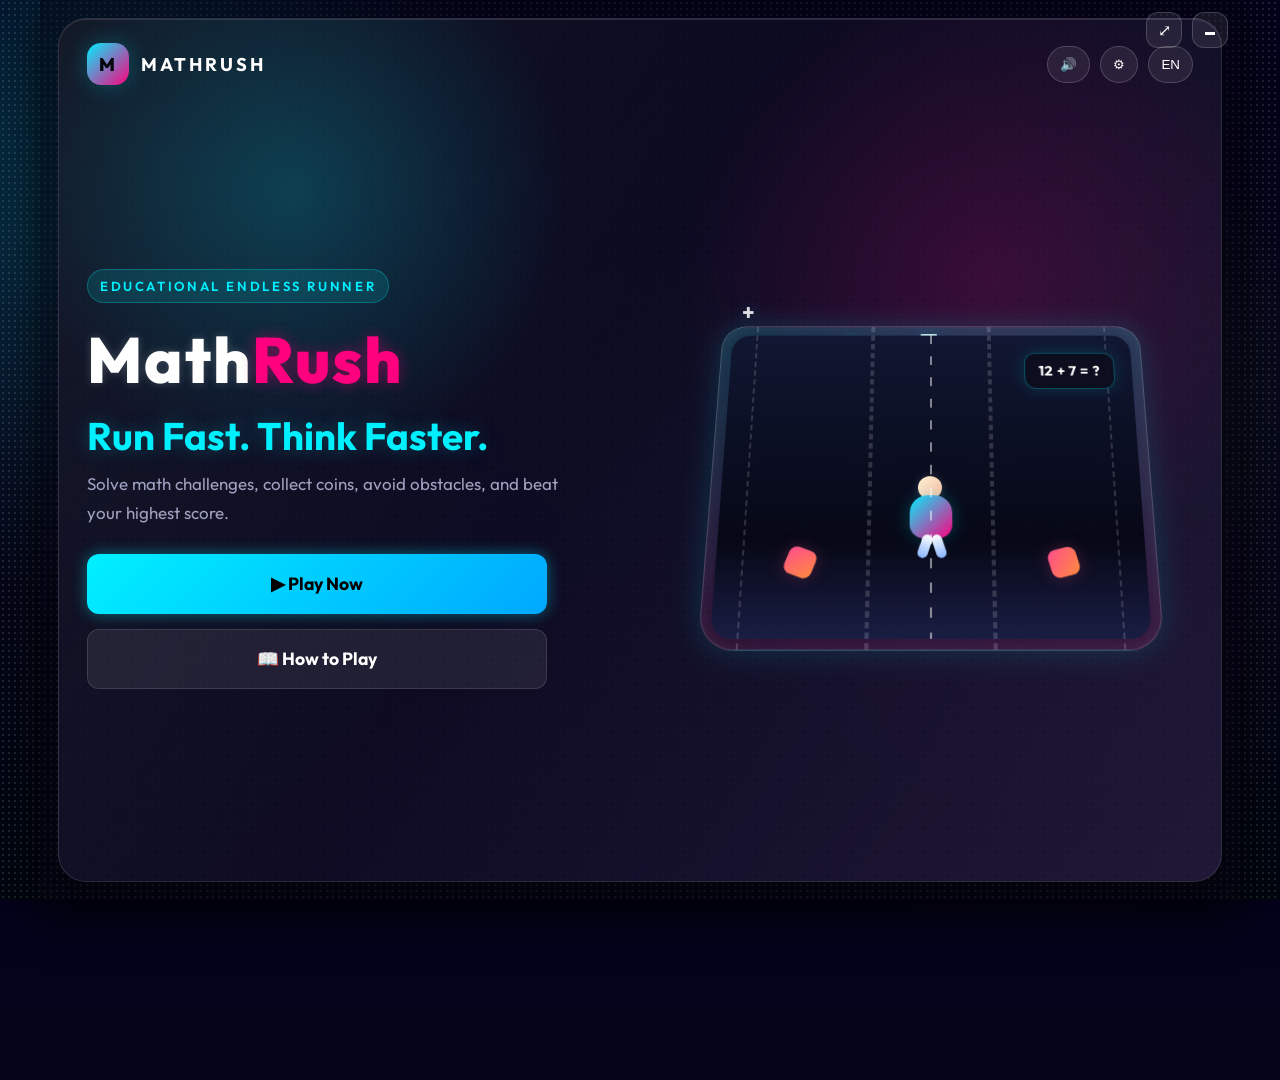
<file: index.html>
<!DOCTYPE html>
<html lang="en">
<head>
  <meta charset="UTF-8">
  <meta name="viewport" content="width=device-width, initial-scale=1.0">
  <title>MathRush - Educational Endless Runner</title>
  <!-- Modern clean typography from Google Fonts -->
  <link rel="preconnect" href="https://fonts.googleapis.com">
  <link rel="preconnect" href="https://fonts.gstatic.com" crossorigin>
  <link href="https://fonts.googleapis.com/css2?family=Outfit:wght@300;400;600;800&display=swap" rel="stylesheet">
  <link rel="icon" href="data:image/svg+xml,%3Csvg xmlns='http://www.w3.org/2000/svg' viewBox='0 0 100 100'%3E%3Ccircle cx='50' cy='50' r='45' fill='%2300f0ff'/%3E%3Ctext x='50' y='62' text-anchor='middle' font-size='60' fill='white' font-family='Outfit, sans-serif'%3EM%3C/text%3E%3C/svg%3E" type="image/svg+xml">
  <link rel="stylesheet" href="style.css">
</head>
<body>
  <!-- Main Game Container -->
  <div id="game-container">
    <div class="app-controls">
      <button id="btn-toggle-fullscreen" class="app-control-btn" title="Enter fullscreen">⤢</button>
      <button id="btn-minimize-screen" class="app-control-btn" title="Minimize screen">🗕</button>
    </div>
    
    <!-- Screen 1: Landing Page -->
    <div id="screen-landing" class="game-screen active">
      <div class="landing-shell">
        <header class="landing-nav">
          <div class="brand">
            <div class="brand-mark">M</div>
            <span>MathRush</span>
          </div>
          <div class="landing-actions">
            <button id="btn-toggle-sound" class="icon-pill" type="button" title="Sound on">🔊</button>
            <button class="icon-pill" type="button" title="Settings">⚙</button>
            <button class="icon-pill" type="button" title="Language">EN</button>
          </div>
        </header>

        <main class="hero-grid">
          <section class="hero-copy">
            <p class="eyebrow">Educational endless runner</p>
            <h1 class="game-title">Math<span class="highlight">Rush</span></h1>
            <p class="hero-tagline">Run Fast. Think Faster.</p>
            <p class="hero-description">
              Solve math challenges, collect coins, avoid obstacles, and beat your highest score.
            </p>
            <div class="menu-buttons hero-buttons">
              <button id="btn-landing-enter" class="btn btn-primary">▶ Play Now</button>
              <button id="btn-landing-instructions" class="btn btn-secondary">📖 How to Play</button>
            </div>
          </section>

          <section class="hero-art" aria-label="MathRush game preview">
            <div class="scene-glow"></div>
            <div class="symbol symbol-plus">+</div>
            <div class="symbol symbol-minus">−</div>
            <div class="symbol symbol-multiply">×</div>
            <div class="symbol symbol-divide">÷</div>
            <div class="symbol symbol-root">√</div>
            <div class="symbol symbol-pi">π</div>
            <div class="particle particle-1"></div>
            <div class="particle particle-2"></div>
            <div class="particle particle-3"></div>
            <div class="coin coin-1">◉</div>
            <div class="coin coin-2">◉</div>
            <div class="coin coin-3">◉</div>

            <div class="road">
              <div class="lane lane-left"></div>
              <div class="lane lane-center"></div>
              <div class="lane lane-right"></div>

              <div class="runner">
                <div class="runner-head"></div>
                <div class="runner-body"></div>
                <div class="runner-leg runner-leg-left"></div>
                <div class="runner-leg runner-leg-right"></div>
              </div>

              <div class="question-popup">12 + 7 = ?</div>
              <div class="obstacle obstacle-1"></div>
              <div class="obstacle obstacle-2"></div>
            </div>
          </section>
        </main>
      </div>
    </div>

    <!-- Screen 2: Main Menu -->
    <div id="screen-main-menu" class="game-screen">
      <div class="menu-box">
        <h1 class="game-title">Math<span class="highlight">Rush</span></h1>
        
        <div class="narrator-container">
          <p id="narrator-text" class="narrator-text">
            Welcome to MathRush! Run, solve, and challenge your mathematical abilities. Complete levels, earn points, and become a MathRush champion.
          </p>
        </div>
        
        <!-- Level Selector: quick choose which level to start -->
        <div class="level-selector">
          <label class="level-label">Start Level:</label>
          <div class="level-options">
            <button class="level-btn active" data-level="1">Level 1</button>
            <button class="level-btn" data-level="2">Level 2</button>
            <button class="level-btn" data-level="3">Level 3</button>
          </div>
        </div>
        
        <div class="menu-buttons">
          <button id="btn-play" class="btn btn-primary">Play Game</button>
          <button id="btn-instructions" class="btn btn-secondary">Instructions</button>
          <button id="btn-leaderboard" class="btn btn-secondary">Leaderboard</button>
          <button id="btn-exit" class="btn btn-danger">Exit</button>
        </div>
      </div>
    </div>

    <!-- Screen 2: Instructions -->
    <div id="screen-instructions" class="game-screen">
      <div class="menu-box text-left">
        <h2>HOW TO PLAY</h2>
        
        <div class="instructions-content">
          <div class="instruction-group">
            <h3>🏃 Movement & Controls</h3>
            <ul>
              <li><strong>Left Arrow:</strong> Switch to the left lane</li>
              <li><strong>Right Arrow:</strong> Switch to the right lane</li>
              <li><strong>Up Arrow:</strong> Jump (for obstacle-dodging feel)</li>
            </ul>
          </div>
          
          <div class="instruction-group">
            <h3>✏️ Solving Math Questions</h3>
            <ul>
              <li>Every few seconds, a math question popup appears with 3 options.</li>
              <li>Press **1, 2, or 3** on your keyboard, or **click/tap** the answers.</li>
              <li>Solve questions correctly to keep your runner's speed high.</li>
              <li>Wrong answers cause you to slow down temporarily and lose a life.</li>
            </ul>
          </div>
          
          <div class="instruction-group">
            <h3>🏆 Scoring & Levels</h3>
            <ul>
              <li><strong>Correct Answer:</strong> +10 points (Level 3 awards +20 points!)</li>
              <li><strong>Fast Answer (under 3s):</strong> +5 points speed bonus</li>
              <li><strong>Level Completion:</strong> +50 points bonus</li>
              <li>Answer <strong>10 questions correctly</strong> to complete a level.</li>
              <li>You have <strong>3 attempts (lives)</strong> per level to complete it.</li>
            </ul>
          </div>
        </div>
        
        <div class="menu-buttons flex-row">
          <button id="btn-back-to-menu-from-inst" class="btn btn-secondary">Back to Menu</button>
          <button id="btn-start-game" class="btn btn-primary">Start Game</button>
        </div>
      </div>
    </div>

    <!-- Screen 3: Gameplay -->
    <div id="screen-gameplay" class="game-screen">
      <!-- HUD Overlay -->
      <div id="hud">
        <div class="hud-item">
          <span class="label">LEVEL</span>
          <span id="hud-level" class="value text-cyan">1</span>
        </div>
        <div class="hud-item">
          <span class="label">SCORE</span>
          <span id="hud-score" class="value text-green">0000</span>
        </div>
        <div class="hud-item">
          <span class="label">ACCURACY</span>
          <span id="hud-accuracy" class="value text-yellow">100%</span>
        </div>
        <div class="hud-item">
          <span class="label">LIVES</span>
          <span id="hud-lives" class="value text-red">❤️❤️❤️</span>
        </div>
        <div class="hud-item flex-grow">
          <span class="label">PROGRESS</span>
          <div class="progress-bar-outer">
            <div id="hud-progress-fill" class="progress-bar-inner"></div>
          </div>
          <span id="hud-progress-text" class="value mini">0/10</span>
        </div>
        <button id="btn-pause-game" class="hud-pause-btn">||</button>
      </div>

      <!-- Main Action Canvas -->
      <canvas id="game-canvas"></canvas>

      <!-- Question Panel (Pop-up inside gameplay) -->
      <div id="question-panel" class="question-panel hidden">
        <div class="timer-line">
          <div id="question-timer-fill" class="timer-fill"></div>
        </div>
        <div class="question-header">MATH CHALLENGE!</div>
        <div id="question-text" class="question-text">12 + 7 = ?</div>
        <div class="question-options">
          <button id="option-a" class="opt-btn" data-index="0">
            <span class="key-hint">1</span> <span class="opt-text" id="opt-a-text">17</span>
          </button>
          <button id="option-b" class="opt-btn" data-index="1">
            <span class="key-hint">2</span> <span class="opt-text" id="opt-b-text">19</span>
          </button>
          <button id="option-c" class="opt-btn" data-index="2">
            <span class="key-hint">3</span> <span class="opt-text" id="opt-c-text">21</span>
          </button>
        </div>
      </div>

      <!-- Level Complete Confirmation Overlay -->
      <div id="screen-level-complete" class="level-complete-overlay hidden">
        <div class="level-complete-box">
          <h2 id="level-complete-title">YOU WIN</h2>
          <p id="level-complete-message" class="narrator-text">Level complete! Continue to the next level or return to the menu?</p>
          <div class="level-complete-buttons">
            <button id="btn-continue-level" class="btn btn-primary">Continue</button>
            <button id="btn-exit-to-menu" class="btn btn-secondary">Exit</button>
          </div>
        </div>
      </div>

      <!-- Live Speed & Streak Indicator Overlay -->
      <div id="gameplay-feedback" class="feedback-overlay">
        <div id="speed-meter" class="speed-container">
          <span class="speed-label">SPEED:</span>
          <div class="speed-bar-outer">
            <div id="speed-bar-fill" class="speed-bar-inner"></div>
          </div>
          <span id="speed-value" class="speed-text">100 km/h</span>
        </div>
        <div id="streak-indicator" class="streak-container hidden">
          🔥 <span id="streak-count">3</span> Streak!
        </div>
      </div>
    </div>

    <!-- Screen 4: Leaderboard -->
    <div id="screen-leaderboard" class="game-screen">
      <div class="menu-box">
        <h2>LEADERBOARD</h2>
        
        <div class="leaderboard-table-container">
          <table class="leaderboard-table">
            <thead>
              <tr>
                <th>Rank</th>
                <th>Player</th>
                <th>Score</th>
                <th>Accuracy</th>
              </tr>
            </thead>
            <tbody id="leaderboard-list">
              <!-- Dynamically populated via Javascript -->
            </tbody>
          </table>
        </div>
        
        <button id="btn-back-to-menu-from-leaderboard" class="btn btn-secondary">Back to Main Menu</button>
      </div>
    </div>

    <!-- Screen 5: Game End (Win / Game Over Screen) -->
    <div id="screen-game-end" class="game-screen">
      <div class="menu-box">
        <h2 id="game-end-title">CONGRATULATIONS!</h2>
        
        <div class="narrator-container">
          <p id="game-end-message" class="narrator-text">
            Congratulations! You have mastered the MathRush challenge and demonstrated exceptional mathematical skills.
          </p>
        </div>

        <!-- End Game Statistics Grid -->
        <div class="stats-grid">
          <div class="stat-card">
            <span class="stat-lbl">Final Score</span>
            <span id="end-score" class="stat-val text-green">1200</span>
          </div>
          <div class="stat-card">
            <span class="stat-lbl">Accuracy</span>
            <span id="end-accuracy" class="stat-val text-yellow">95%</span>
          </div>
          <div class="stat-card">
            <span class="stat-lbl">Levels Completed</span>
            <span id="end-levels" class="stat-val text-cyan">3</span>
          </div>
          <div class="stat-card">
            <span class="stat-lbl">Fastest Answer</span>
            <span id="end-fastest-time" class="stat-val text-pink">1.8s</span>
          </div>
          <div class="stat-card full-width">
            <span class="stat-lbl">Fast Answer Bonuses</span>
            <span id="end-bonuses" class="stat-val text-green">8 (+40 pts)</span>
          </div>
        </div>

        <!-- Name Input for Leaderboard -->
        <div id="leaderboard-entry-container" class="leaderboard-input-box">
          <p>Enter your name to save your score:</p>
          <div class="input-row">
            <input type="text" id="player-name-input" maxlength="15" placeholder="Player Name" value="Runner">
            <button id="btn-save-score" class="btn btn-primary btn-small">Save Score</button>
          </div>
          <span id="save-status" class="save-status-text"></span>
        </div>

        <div class="menu-buttons">
          <button id="btn-play-again" class="btn btn-primary">Play Again</button>
          <button id="btn-view-leaderboard-end" class="btn btn-secondary">View Leaderboard</button>
          <button id="btn-menu-end" class="btn btn-secondary">Return to Main Menu</button>
        </div>
      </div>
    </div>

    <!-- Screen 6: Pause Overlay (Modal Overlay) -->
    <div id="screen-pause-overlay" class="pause-overlay-container hidden">
      <div class="pause-box">
        <h2>GAME PAUSED</h2>
        <p>Take a breath! Ready to resume running?</p>
        <div class="pause-buttons">
          <button id="btn-resume" class="btn btn-primary">Resume</button>
          <button id="btn-restart" class="btn btn-secondary">Restart Level</button>
          <button id="btn-main-menu" class="btn btn-danger">Main Menu</button>
        </div>
      </div>
    </div>

    <div id="screen-countdown-overlay" class="countdown-overlay hidden">
      <div class="countdown-box">
        <div id="countdown-text" class="countdown-text">3</div>
        <div class="countdown-label">Resuming...</div>
      </div>
    </div>

  </div>

  <!-- Embed game assets & scripts -->
  <script src="questions.js"></script>
  <script src="script.js"></script>
  <script src="ui-fix.js"></script>
</body>
</html>
</file>
<file: style.css>
/* MathRush CSS stylesheet */

/* Reset & Base Styles */
* {
  box-sizing: border-box;
  margin: 0;
  padding: 0;
  user-select: none;
  -webkit-user-select: none;
}

:root {
  --bg-color: #0c0a1a;
  --bg-panel: rgba(22, 19, 44, 0.85);
  --border-color: rgba(255, 255, 255, 0.12);
  --text-color: #ffffff;
  --text-muted: #a0a0c0;
  
  /* Neon Accents */
  --neon-cyan: #00f0ff;
  --neon-green: #39ff14;
  --neon-pink: #ff007f;
  --neon-yellow: #ffee00;
  
  --shadow-cyan: 0 0 15px rgba(0, 240, 255, 0.4);
  --shadow-green: 0 0 15px rgba(57, 255, 20, 0.4);
  --shadow-pink: 0 0 15px rgba(255, 0, 127, 0.4);
  
  --font-family: 'Outfit', sans-serif;
}

body {
  position: relative;
  color: var(--text-color);
  font-family: var(--font-family);
  overflow: hidden;
  height: 100vh;
  display: flex;
  justify-content: center;
  align-items: center;

  /* Layered animated background: deep gradient + soft nebula blobs */
  background:
    radial-gradient(circle at 10% 20%, rgba(0,240,255,0.14) 0%, transparent 22%),
    radial-gradient(circle at 85% 75%, rgba(255,0,127,0.10) 0%, transparent 20%),
    radial-gradient(circle at 60% 30%, rgba(57,255,20,0.08) 0%, transparent 18%),
    linear-gradient(180deg, #03021a 0%, #07061b 45%, #00060f 100%);
  background-blend-mode: screen, screen, screen, normal;
  background-size: 130% 130%, 160% 160%, 140% 140%, 100% 100%;
  animation: bgShift 18s ease-in-out infinite;
}

/* Subtle animated stars layer */
body::after {
  content: "";
  position: absolute;
  inset: 0;
  pointer-events: none;
  background-image: radial-gradient(rgba(255,255,255,0.98) 1px, transparent 1px);
  background-size: 6px 6px;
  opacity: 0.12;
  mix-blend-mode: screen;
  transform: translateZ(0);
  animation: starsDrift 60s linear infinite;
  z-index: 0;
}

/* Soft colorful nebula orbs behind content */
body::before {
  content: "";
  position: absolute;
  inset: -20% -10% -20% -10%;
  pointer-events: none;
  background:
    radial-gradient(circle at 15% 25%, rgba(0,240,255,0.12) 0%, transparent 20%),
    radial-gradient(circle at 75% 65%, rgba(255,0,127,0.10) 0%, transparent 18%),
    radial-gradient(circle at 50% 45%, rgba(57,255,20,0.07) 0%, transparent 22%);
  filter: blur(48px) saturate(120%);
  mix-blend-mode: screen;
  opacity: 0.9;
  animation: orbsFloat 22s ease-in-out infinite;
  z-index: 0;
}

@keyframes orbsFloat {
  0% { transform: translateY(0) scale(1); }
  50% { transform: translateY(-24px) scale(1.02); }
  100% { transform: translateY(0) scale(1); }
}

@keyframes bgShift {
  0% {
    background-position: 0% 10%, 100% 90%, 50% 50%;
  }
  50% {
    background-position: 20% 30%, 80% 70%, 50% 60%;
  }
  100% {
    background-position: 0% 10%, 100% 90%, 50% 50%;
  }
}

@keyframes starsDrift {
  0% { transform: translateY(0) translateX(0); }
  50% { transform: translateY(-30px) translateX(20px); }
  100% { transform: translateY(0) translateX(0); }
}

/* Ensure game container sits above the decorative background */
#game-container {
  z-index: 2;
}

/* Optional subtle scanline/grid for gamer aesthetic */
.scan-grid {
  position: absolute;
  inset: 0;
  background-image: radial-gradient(rgba(255,255,255,0.02) 1px, transparent 1px);
  background-size: 10px 10px;
  mix-blend-mode: overlay;
  opacity: 0.12;
  pointer-events: none;
  z-index: 1;
}

/* Main Container to constraint game area */
#game-container {
  position: relative;
  width: 100vw;
  height: 100vh;
  max-width: 1200px;
  max-height: 900px;
  background-color: rgba(7, 5, 18, 0.45);
  box-shadow: 0 10px 40px rgba(0, 0, 0, 0.8);
  border-radius: 16px;
  overflow: hidden;
  display: flex;
  justify-content: center;
  align-items: stretch;
  border: 1px solid var(--border-color);
}

#game-container.compact-mode {
  width: min(380px, 90vw);
  height: min(640px, 85vh);
  max-width: none;
  max-height: none;
  border-radius: 14px;
}

.app-controls {
  position: absolute;
  top: 12px;
  right: 12px;
  z-index: 300;
  display: flex;
  gap: 10px;
  pointer-events: auto;
}

.app-control-btn {
  background: rgba(255, 255, 255, 0.08);
  border: 1px solid rgba(255, 255, 255, 0.18);
  color: #fff;
  width: 36px;
  height: 36px;
  border-radius: 12px;
  display: inline-flex;
  justify-content: center;
  align-items: center;
  cursor: pointer;
  font-size: 1rem;
  transition: all 0.2s ease;
}

.app-control-btn:hover {
  background: rgba(255, 255, 255, 0.18);
}

.app-control-btn:active {
  transform: translateY(1px);
}

.hud-controls {
  display: flex;
  align-items: center;
  gap: 10px;
  margin-left: auto;
}

.hud-icon-btn {
  background: rgba(255, 255, 255, 0.08);
  border: 1px solid rgba(255, 255, 255, 0.18);
  color: #fff;
  width: 34px;
  height: 34px;
  border-radius: 10px;
  display: inline-flex;
  justify-content: center;
  align-items: center;
  cursor: pointer;
  font-size: 1rem;
  transition: all 0.2s ease;
}

.hud-icon-btn:hover {
  background: rgba(255, 255, 255, 0.18);
}

.hud-icon-btn:active {
  transform: translateY(1px);
}

@media (max-width: 900px) {
  .hero-grid {
    grid-template-columns: 1fr;
    gap: 22px;
  }

  .hero-copy {
    max-width: none;
  }

  .hero-art {
    min-height: 360px;
  }
}

@media (max-width: 640px) {
  .app-controls {
    top: 8px;
    right: 8px;
    gap: 6px;
  }
  .app-control-btn,
  .hud-icon-btn,
  .hud-pause-btn {
    width: 30px;
    height: 30px;
  }

  #screen-landing {
    padding: 10px;
  }

  .landing-shell {
    padding: 16px 16px 20px;
    border-radius: 20px;
  }

  .landing-nav {
    margin-bottom: 18px;
  }

  .hero-buttons {
    flex-direction: column;
  }

  .hero-art {
    min-height: 300px;
  }

  .road {
    width: 100%;
    height: 280px;
  }
}

@media (max-width: 1200px) or (max-height: 900px) {
  #game-container {
    width: 100%;
    height: 100%;
    border-radius: 0;
    border: none;
  }
}

/* Screens Common Styling */
.game-screen {
  position: absolute;
  top: 0;
  left: 0;
  width: 100%;
  height: 100%;
  display: none; /* Controlled via JS class updates */
  flex-direction: column;
  justify-content: center;
  align-items: center;
  padding: 20px;
  opacity: 0;
  transform: scale(0.96);
  transition: opacity 0.3s cubic-bezier(0.4, 0, 0.2, 1), transform 0.3s cubic-bezier(0.4, 0, 0.2, 1);
  pointer-events: none;
  z-index: 10;
}

.game-screen.active {
  display: flex;
  opacity: 1;
  transform: scale(1);
  pointer-events: auto;
}

/* Menu Box (Glass Panel) */
.menu-box {
  background: var(--bg-panel);
  border: 1px solid var(--border-color);
  backdrop-filter: blur(12px);
  -webkit-backdrop-filter: blur(12px);
  border-radius: 24px;
  padding: 40px;
  width: 100%;
  max-width: 580px;
  text-align: center;
  box-shadow: 0 20px 50px rgba(0, 0, 0, 0.5);
  animation: floatPanel 6s ease-in-out infinite;
}

#screen-landing {
  justify-content: flex-start;
  align-items: stretch;
  padding: 18px;
}

.landing-shell {
  position: relative;
  width: 100%;
  height: 100%;
  padding: 24px 28px 28px;
  border-radius: 28px;
  background: linear-gradient(135deg, rgba(5, 9, 24, 0.88), rgba(27, 17, 53, 0.82));
  border: 1px solid rgba(255, 255, 255, 0.14);
  box-shadow: inset 0 1px 0 rgba(255, 255, 255, 0.12), 0 24px 70px rgba(0, 0, 0, 0.35);
  overflow: hidden;
}

.landing-shell::before {
  content: "";
  position: absolute;
  inset: 0;
  background:
    radial-gradient(circle at 20% 20%, rgba(0, 240, 255, 0.2) 0%, transparent 24%),
    radial-gradient(circle at 80% 30%, rgba(255, 0, 127, 0.16) 0%, transparent 28%),
    linear-gradient(120deg, rgba(255,255,255,0.06), transparent 45%, rgba(255,255,255,0.04));
  pointer-events: none;
}

.landing-nav {
  position: relative;
  z-index: 2;
  display: flex;
  justify-content: space-between;
  align-items: center;
  margin-bottom: 28px;
}

.brand {
  display: flex;
  align-items: center;
  gap: 12px;
  font-size: 1.15rem;
  font-weight: 700;
  letter-spacing: 0.16em;
  text-transform: uppercase;
  color: #fff;
}

.brand-mark {
  width: 42px;
  height: 42px;
  display: grid;
  place-items: center;
  border-radius: 14px;
  background: linear-gradient(135deg, var(--neon-cyan), var(--neon-pink));
  color: #06060d;
  font-weight: 800;
  box-shadow: 0 0 22px rgba(0, 240, 255, 0.23);
}

.landing-actions {
  display: flex;
  gap: 10px;
}

.icon-pill {
  border: 1px solid rgba(255, 255, 255, 0.18);
  background: rgba(255, 255, 255, 0.08);
  color: #fff;
  padding: 10px 12px;
  border-radius: 999px;
  cursor: pointer;
  transition: all 0.2s ease;
  backdrop-filter: blur(10px);
}

.icon-pill:hover {
  transform: translateY(-2px);
  background: rgba(255, 255, 255, 0.14);
}

.hero-grid {
  position: relative;
  z-index: 2;
  display: grid;
  grid-template-columns: 1.02fr 0.98fr;
  gap: 36px;
  align-items: center;
  min-height: calc(100% - 78px);
}

.hero-copy {
  max-width: 560px;
}

.eyebrow {
  display: inline-block;
  padding: 8px 12px;
  margin-bottom: 16px;
  border-radius: 999px;
  background: rgba(0, 240, 255, 0.12);
  border: 1px solid rgba(0, 240, 255, 0.25);
  color: var(--neon-cyan);
  font-size: 0.82rem;
  font-weight: 600;
  letter-spacing: 0.2em;
  text-transform: uppercase;
}

#screen-landing .game-title {
  font-size: clamp(3rem, 5vw, 4.6rem);
  margin-bottom: 12px;
  text-align: left;
}

.hero-tagline {
  font-size: clamp(1.8rem, 3vw, 2.5rem);
  font-weight: 700;
  color: var(--neon-cyan);
  margin-bottom: 10px;
  text-shadow: 0 0 20px rgba(0, 240, 255, 0.25);
}

.hero-description {
  font-size: 1.06rem;
  line-height: 1.7;
  color: var(--text-muted);
  max-width: 500px;
  margin-bottom: 26px;
}

.hero-buttons {
  flex-direction: column;
  gap: 14px;
  max-width: 460px;
  margin-top: 10px;
}

.hero-buttons .btn {
  width: 100%;
  min-height: 60px;
  padding: 14px 28px;
  font-size: 1.1rem;
  font-weight: 700;
}

.hero-buttons .btn-primary {
  background: linear-gradient(135deg, var(--neon-cyan) 0%, #00a8ff 100%);
  color: #000;
  flex: none;
}

.hero-buttons .btn-secondary {
  flex: none;
}

.hero-art {
  position: relative;
  min-height: 430px;
  display: flex;
  justify-content: center;
  align-items: center;
  padding: 20px;
}

.scene-glow {
  position: absolute;
  inset: 16% 10% 12%;
  border-radius: 40px;
  background: radial-gradient(circle, rgba(0, 240, 255, 0.18) 0%, transparent 65%);
  filter: blur(14px);
  pointer-events: none;
}

.symbol,
.coin,
.particle {
  position: absolute;
  pointer-events: none;
}

.symbol {
  font-size: 1.4rem;
  font-weight: 700;
  color: rgba(255, 255, 255, 0.86);
  text-shadow: 0 0 16px rgba(0, 240, 255, 0.28);
  animation: floatSymbol 4.4s ease-in-out infinite;
}

.symbol-plus { top: 8%; left: 14%; }
.symbol-minus { top: 24%; right: 12%; animation-delay: 0.8s; }
.symbol-multiply { bottom: 28%; left: 12%; animation-delay: 1.2s; }
.symbol-divide { top: 50%; right: 10%; animation-delay: 1.6s; }
.symbol-root { bottom: 12%; right: 24%; animation-delay: 0.3s; }
.symbol-pi { top: 14%; left: 48%; animation-delay: 1.1s; }

.particle {
  width: 8px;
  height: 8px;
  border-radius: 50%;
  background: var(--neon-cyan);
  box-shadow: 0 0 12px rgba(0, 240, 255, 0.9);
  animation: driftParticle 5s linear infinite;
}

.particle-1 { top: 18%; left: 34%; }
.particle-2 { top: 42%; right: 20%; background: var(--neon-pink); box-shadow: 0 0 12px rgba(255, 0, 127, 0.85); animation-delay: 1.2s; }
.particle-3 { bottom: 18%; left: 42%; background: var(--neon-yellow); box-shadow: 0 0 12px rgba(238, 238, 0, 0.7); animation-delay: 2.3s; }

.coin {
  font-size: 1.15rem;
  color: #ffd56b;
  text-shadow: 0 0 16px rgba(255, 213, 107, 0.8);
  animation: spinCoin 2.8s linear infinite;
}

.coin-1 { top: 18%; right: 34%; }
.coin-2 { top: 48%; left: 18%; animation-delay: 0.7s; }
.coin-3 { bottom: 20%; right: 18%; animation-delay: 1.3s; }

.road {
  position: relative;
  width: min(440px, 100%);
  height: 340px;
  border-radius: 26px 26px 34px 34px;
  background: linear-gradient(180deg, rgba(0, 240, 255, 0.16), rgba(255, 0, 127, 0.1));
  border: 1px solid rgba(255, 255, 255, 0.2);
  overflow: hidden;
  box-shadow: inset 0 0 24px rgba(255, 255, 255, 0.1), 0 0 30px rgba(0, 240, 255, 0.16);
  transform: perspective(900px) rotateX(18deg);
}

.road::before {
  content: "";
  position: absolute;
  inset: 10px;
  border-radius: 20px;
  background: linear-gradient(180deg, #111732 0%, #060816 70%, #1a1d43 100%);
}

.road::after {
  content: "";
  position: absolute;
  left: 50%;
  top: 10px;
  bottom: 10px;
  width: 2px;
  transform: translateX(-50%);
  background: repeating-linear-gradient(to bottom, rgba(255,255,255,0.7) 0 10px, transparent 10px 24px);
  opacity: 0.7;
}

.lane {
  position: absolute;
  top: 0;
  bottom: 0;
  width: 28%;
  border-left: 2px dashed rgba(255, 255, 255, 0.25);
  border-right: 2px dashed rgba(255, 255, 255, 0.25);
  opacity: 0.65;
}

.lane-left { left: 8%; }
.lane-center { left: 36%; }
.lane-right { left: 64%; }

.runner {
  position: absolute;
  left: 50%;
  bottom: 80px;
  transform: translateX(-50%);
  width: 66px;
  height: 92px;
  animation: bobRunner 1.1s ease-in-out infinite;
}

.runner-head {
  position: absolute;
  top: 0;
  left: 20px;
  width: 24px;
  height: 24px;
  border-radius: 50%;
  background: linear-gradient(135deg, #fff4d8, #f7b79b);
  box-shadow: 0 0 10px rgba(255, 255, 255, 0.15);
}

.runner-body {
  position: absolute;
  top: 20px;
  left: 12px;
  width: 42px;
  height: 44px;
  border-radius: 18px 18px 14px 14px;
  background: linear-gradient(135deg, var(--neon-cyan), var(--neon-pink));
  box-shadow: 0 0 18px rgba(0, 240, 255, 0.24);
}

.runner-leg {
  position: absolute;
  bottom: 8px;
  width: 10px;
  height: 24px;
  border-radius: 999px;
  background: linear-gradient(180deg, #ffffff, #8ab5ff);
}

.runner-leg-left { left: 22px; transform: rotate(18deg); }
.runner-leg-right { right: 20px; transform: rotate(-18deg); }

.question-popup {
  position: absolute;
  top: 30px;
  right: 28px;
  padding: 10px 14px;
  border-radius: 12px;
  background: rgba(13, 15, 31, 0.92);
  border: 1px solid rgba(0, 240, 255, 0.3);
  color: #fff;
  font-size: 0.95rem;
  font-weight: 700;
  letter-spacing: 0.02em;
  box-shadow: 0 0 18px rgba(0, 240, 255, 0.16);
}

.obstacle {
  position: absolute;
  bottom: 70px;
  width: 28px;
  height: 28px;
  border-radius: 8px;
  background: linear-gradient(135deg, #ff4d8d, #ff8b3d);
  box-shadow: 0 0 16px rgba(255, 77, 141, 0.25);
}

.obstacle-1 { left: 78px; transform: rotate(20deg); }
.obstacle-2 { right: 76px; transform: rotate(-15deg); }

@keyframes floatSymbol {
  0%, 100% { transform: translateY(0); }
  50% { transform: translateY(-12px); }
}

@keyframes driftParticle {
  0% { transform: translateY(0) scale(1); opacity: 0.8; }
  50% { transform: translateY(18px) scale(1.2); opacity: 1; }
  100% { transform: translateY(0) scale(1); opacity: 0.8; }
}

@keyframes spinCoin {
  0% { transform: rotate(0deg); }
  100% { transform: rotate(360deg); }
}

@keyframes bobRunner {
  0%, 100% { transform: translateX(-50%) translateY(0); }
  50% { transform: translateX(-50%) translateY(-8px); }
}

.menu-box.text-left {
  text-align: left;
  max-width: 700px;
}

@keyframes floatPanel {
  0%, 100% { transform: translateY(0); }
  50% { transform: translateY(-6px); }
}

/* Typography Details */
h1.game-title {
  font-size: 3.5rem;
  font-weight: 800;
  letter-spacing: 2px;
  margin-bottom: 20px;
  color: #fff;
  text-shadow: 0 0 10px rgba(255, 255, 255, 0.2);
}

h2 {
  font-size: 2rem;
  font-weight: 800;
  color: var(--neon-cyan);
  text-shadow: var(--shadow-cyan);
  margin-bottom: 20px;
  text-align: center;
}

h3 {
  font-size: 1.2rem;
  font-weight: 600;
  color: #fff;
  margin-bottom: 8px;
}

.highlight {
  color: var(--neon-pink);
  text-shadow: var(--shadow-pink);
}

.narrator-container {
  background: rgba(255, 255, 255, 0.04);
  border-left: 4px solid var(--neon-cyan);
  border-radius: 8px;
  padding: 16px;
  margin-bottom: 30px;
  text-align: left;
}

.narrator-text {
  font-size: 1.05rem;
  line-height: 1.6;
  color: var(--text-muted);
}

/* Buttons */
.menu-buttons {
  display: flex;
  flex-direction: column;
  gap: 15px;
  width: 100%;
}

.menu-buttons.flex-row {
  flex-direction: row;
}

/* Level selector styles */
.level-selector {
  display: flex;
  align-items: center;
  gap: 14px;
  justify-content: center;
  margin: 18px 0 6px 0;
}
.level-label {
  color: var(--text-muted);
  font-weight: 700;
  letter-spacing: 1px;
}
.level-options {
  display: flex;
  gap: 8px;
}
.level-btn {
  background: rgba(255,255,255,0.03);
  border: 1px solid rgba(255,255,255,0.04);
  color: var(--text-color);
  padding: 8px 12px;
  border-radius: 10px;
  cursor: pointer;
  font-weight: 800;
  transition: all 0.18s ease;
}
.level-btn:hover { transform: translateY(-2px); }
.level-btn.active {
  background: linear-gradient(90deg, var(--neon-cyan), var(--neon-pink));
  color: #041222;
  box-shadow: 0 8px 30px rgba(0,240,255,0.08);
  transform: translateY(-2px) scale(1.02);
}

.btn {
  font-family: var(--font-family);
  font-size: 1.1rem;
  font-weight: 600;
  padding: 14px 28px;
  border-radius: 12px;
  border: none;
  cursor: pointer;
  transition: all 0.2s ease;
  outline: none;
  display: flex;
  justify-content: center;
  align-items: center;
  flex: 1;
}

.btn-primary {
  background: linear-gradient(135deg, var(--neon-cyan) 0%, #00a8ff 100%);
  color: #000;
  font-weight: 700;
  box-shadow: var(--shadow-cyan);
}

.btn-primary:hover {
  transform: translateY(-2px);
  box-shadow: 0 0 22px rgba(0, 240, 255, 0.7);
}

.btn-primary:active {
  transform: translateY(1px);
}

.btn-secondary {
  background: rgba(255, 255, 255, 0.08);
  border: 1px solid var(--border-color);
  color: #fff;
}

.btn-secondary:hover {
  background: rgba(255, 255, 255, 0.15);
  border-color: rgba(255, 255, 255, 0.3);
  transform: translateY(-2px);
}

.btn-secondary:active {
  transform: translateY(1px);
}

.btn-danger {
  background: rgba(255, 0, 127, 0.15);
  border: 1px solid rgba(255, 0, 127, 0.3);
  color: var(--neon-pink);
}

.btn-danger:hover {
  background: rgba(255, 0, 127, 0.3);
  border-color: var(--neon-pink);
  transform: translateY(-2px);
  box-shadow: var(--shadow-pink);
}

.btn-small {
  padding: 8px 18px;
  font-size: 0.95rem;
  border-radius: 8px;
}

/* Instructions Screen styling */
.instructions-content {
  max-height: 400px;
  overflow-y: auto;
  margin-bottom: 25px;
  padding-right: 10px;
}

.instructions-content::-webkit-scrollbar {
  width: 6px;
}

.instructions-content::-webkit-scrollbar-thumb {
  background: rgba(255, 255, 255, 0.1);
  border-radius: 3px;
}

.instruction-group {
  margin-bottom: 20px;
  background: rgba(255, 255, 255, 0.02);
  padding: 15px;
  border-radius: 12px;
  border: 1px solid rgba(255, 255, 255, 0.03);
}

.instruction-group ul {
  list-style-type: none;
  margin-top: 8px;
}

.instruction-group li {
  font-size: 0.95rem;
  color: var(--text-muted);
  margin-bottom: 6px;
  line-height: 1.5;
}

.instruction-group strong {
  color: var(--neon-cyan);
}

/* Screen 3: Gameplay layout */
#screen-gameplay {
  padding: 0;
  display: none;
  flex-direction: column;
  justify-content: flex-start;
  align-items: center;
  width: 100%;
  min-height: 0;
  flex: 1 1 auto;
  position: relative;
  background: #04030a;
}

#screen-gameplay.active {
  display: flex;
}

/* Canvas styling */
#game-canvas {
  position: absolute;
  inset: 0;
  background: linear-gradient(to bottom, #070512 0%, #000000 100%);
  width: 100%;
  height: 100%;
  display: block;
  z-index: 1;
}

/* HUD styles */
#hud {
  position: absolute;
  top: 15px;
  left: 15px;
  right: 15px;
  height: 60px;
  background: rgba(13, 11, 28, 0.75);
  border: 1px solid var(--border-color);
  backdrop-filter: blur(10px);
  -webkit-backdrop-filter: blur(10px);
  border-radius: 14px;
  padding: 10px 20px;
  display: flex;
  align-items: center;
  gap: 20px;
  z-index: 100;
  box-shadow: 0 8px 32px rgba(0,0,0,0.3);
}

.hud-item {
  display: flex;
  flex-direction: column;
  justify-content: center;
}

.hud-item.flex-grow {
  flex-grow: 1;
}

.hud-item .label {
  font-size: 0.7rem;
  font-weight: 800;
  letter-spacing: 1px;
  color: var(--text-muted);
  margin-bottom: 2px;
}

.hud-item .value {
  font-size: 1.15rem;
  font-weight: 700;
}

.hud-item .value.mini {
  font-size: 0.8rem;
  align-self: flex-end;
  margin-top: 2px;
}

.hud-pause-btn {
  background: rgba(255, 255, 255, 0.1);
  border: 1px solid rgba(255, 255, 255, 0.2);
  color: white;
  width: 32px;
  height: 32px;
  border-radius: 8px;
  cursor: pointer;
  font-weight: bold;
  display: flex;
  justify-content: center;
  align-items: center;
  font-size: 0.85rem;
  transition: all 0.2s;
}

.hud-pause-btn:hover {
  background: rgba(255, 255, 255, 0.2);
}

/* Colors helpers */
.text-cyan { color: var(--neon-cyan); text-shadow: 0 0 5px rgba(0,240,255,0.3); }
.text-green { color: var(--neon-green); text-shadow: 0 0 5px rgba(57,255,20,0.3); }
.text-pink { color: var(--neon-pink); text-shadow: 0 0 5px rgba(255,0,127,0.3); }
.text-yellow { color: var(--neon-yellow); text-shadow: 0 0 5px rgba(255,238,0,0.3); }
.text-red { color: var(--neon-pink); }

/* Progress bar inside HUD */
.progress-bar-outer {
  width: 100%;
  height: 8px;
  background: rgba(255, 255, 255, 0.08);
  border-radius: 4px;
  overflow: hidden;
  margin-top: 4px;
}

.progress-bar-inner {
  height: 100%;
  width: 0%;
  background: linear-gradient(90deg, var(--neon-cyan), var(--neon-green));
  border-radius: 4px;
  transition: width 0.3s ease;
  box-shadow: 0 0 8px rgba(0, 240, 255, 0.5);
}

/* Question Panel (Dynamic popup) */
.question-panel {
  position: absolute;
  bottom: 25px;
  left: 20px;
  right: 20px;
  background: rgba(14, 11, 30, 0.92);
  border: 2px solid var(--neon-cyan);
  border-radius: 20px;
  padding: 20px 24px;
  box-shadow: 0 15px 45px rgba(0, 0, 0, 0.7), var(--shadow-cyan);
  z-index: 110;
  display: flex;
  flex-direction: column;
  gap: 15px;
  animation: slideUp 0.3s cubic-bezier(0.175, 0.885, 0.32, 1.275);
}

.question-panel.hidden {
  display: none;
}

@keyframes slideUp {
  from { transform: translateY(120px) scale(0.95); opacity: 0; }
  to { transform: translateY(0) scale(1); opacity: 1; }
}

.timer-line {
  width: 100%;
  height: 6px;
  background: rgba(255,255,255,0.05);
  border-radius: 3px;
  overflow: hidden;
}

.timer-fill {
  width: 100%;
  height: 100%;
  background: var(--neon-yellow);
  box-shadow: 0 0 6px rgba(255,238,0,0.6);
  border-radius: 3px;
  transition: width 0.05s linear;
}

.question-header {
  font-size: 0.85rem;
  font-weight: 800;
  color: var(--neon-cyan);
  letter-spacing: 2px;
  text-align: center;
}

.question-text {
  font-size: 1.7rem;
  font-weight: 800;
  text-align: center;
  color: #fff;
  margin: 5px 0;
}

.question-options {
  display: grid;
  grid-template-columns: repeat(3, 1fr);
  gap: 12px;
}

.opt-btn {
  background: rgba(255, 255, 255, 0.05);
  border: 1px solid rgba(255, 255, 255, 0.1);
  border-radius: 12px;
  padding: 16px;
  color: #fff;
  font-family: var(--font-family);
  font-size: 1.15rem;
  font-weight: 600;
  cursor: pointer;
  transition: all 0.15s ease;
  display: flex;
  align-items: center;
  justify-content: center;
  position: relative;
}

.opt-btn:hover {
  background: rgba(255, 255, 255, 0.12);
  border-color: rgba(255, 255, 255, 0.25);
  transform: translateY(-2px);
}

.opt-btn:active {
  transform: translateY(1px);
}

.key-hint {
  position: absolute;
  left: 10px;
  top: 10px;
  background: rgba(255,255,255,0.08);
  border-radius: 4px;
  padding: 1px 6px;
  font-size: 0.65rem;
  font-weight: bold;
  color: var(--text-muted);
  border: 1px solid rgba(255,255,255,0.05);
}

/* Speed / Streak overlays */
.feedback-overlay {
  position: absolute;
  top: 90px;
  left: 15px;
  right: 15px;
  display: flex;
  justify-content: space-between;
  align-items: center;
  z-index: 100;
  pointer-events: none;
}

.speed-container {
  display: flex;
  align-items: center;
  gap: 10px;
  background: rgba(0,0,0,0.6);
  padding: 6px 14px;
  border-radius: 20px;
  border: 1px solid rgba(255,255,255,0.08);
}

.speed-label {
  font-size: 0.7rem;
  font-weight: 800;
  color: var(--text-muted);
}

.speed-bar-outer {
  width: 80px;
  height: 6px;
  background: rgba(255,255,255,0.1);
  border-radius: 3px;
  overflow: hidden;
}

.speed-bar-inner {
  height: 100%;
  width: 100%;
  background: var(--neon-cyan);
  box-shadow: 0 0 6px var(--neon-cyan);
  transition: width 0.3s;
}

.speed-text {
  font-size: 0.8rem;
  font-weight: bold;
  color: var(--neon-cyan);
}

.streak-container {
  background: rgba(255, 0, 127, 0.15);
  border: 1px solid var(--neon-pink);
  box-shadow: var(--shadow-pink);
  color: #fff;
  font-weight: 800;
  padding: 6px 16px;
  border-radius: 20px;
  font-size: 0.85rem;
  animation: popIn 0.3s cubic-bezier(0.175, 0.885, 0.32, 1.275);
}

.streak-container.hidden {
  display: none;
}

@keyframes popIn {
  0% { transform: scale(0.7); opacity: 0; }
  100% { transform: scale(1); opacity: 1; }
}

/* Leaderboard Page */
.leaderboard-table-container {
  margin: 20px 0 30px 0;
  max-height: 280px;
  overflow-y: auto;
  border-radius: 12px;
  border: 1px solid var(--border-color);
  background: rgba(255,255,255,0.02);
}

.leaderboard-table {
  width: 100%;
  border-collapse: collapse;
  text-align: left;
}

.leaderboard-table th, .leaderboard-table td {
  padding: 14px 18px;
  border-bottom: 1px solid rgba(255,255,255,0.05);
}

.leaderboard-table th {
  font-weight: 800;
  color: var(--neon-cyan);
  font-size: 0.85rem;
  letter-spacing: 1px;
  text-transform: uppercase;
  background: rgba(255,255,255,0.03);
}

.leaderboard-table tbody tr:last-child td {
  border-bottom: none;
}

.leaderboard-table tr:hover td {
  background: rgba(255, 255, 255, 0.02);
}

.leaderboard-table td {
  font-size: 0.95rem;
  color: #fff;
}

.leaderboard-table td.rank {
  font-weight: 800;
}

.leaderboard-table tr:nth-child(1) .rank { color: var(--neon-yellow); text-shadow: 0 0 4px rgba(255,238,0,0.3); }
.leaderboard-table tr:nth-child(2) .rank { color: #d0d0d0; }
.leaderboard-table tr:nth-child(3) .rank { color: #cd7f32; }

/* Stats grid on Completion Screen */
.stats-grid {
  display: grid;
  grid-template-columns: repeat(2, 1fr);
  gap: 12px;
  margin-bottom: 25px;
}

.stat-card {
  background: rgba(255, 255, 255, 0.03);
  border: 1px solid var(--border-color);
  padding: 12px 18px;
  border-radius: 12px;
  display: flex;
  flex-direction: column;
  align-items: center;
}

.stat-card.full-width {
  grid-column: span 2;
}

.stat-lbl {
  font-size: 0.75rem;
  font-weight: 700;
  color: var(--text-muted);
  letter-spacing: 0.5px;
  margin-bottom: 4px;
}

.stat-val {
  font-size: 1.4rem;
  font-weight: 800;
}

/* Leaderboard Input Container */
.leaderboard-input-box {
  background: rgba(255, 255, 255, 0.03);
  border: 1px solid var(--border-color);
  padding: 16px 20px;
  border-radius: 14px;
  margin-bottom: 25px;
  text-align: left;
}

.leaderboard-input-box p {
  font-size: 0.9rem;
  color: var(--text-muted);
  margin-bottom: 8px;
}

.input-row {
  display: flex;
  gap: 10px;
}

#player-name-input {
  flex-grow: 1;
  background: rgba(0, 0, 0, 0.4);
  border: 1px solid var(--border-color);
  border-radius: 8px;
  padding: 10px 14px;
  color: #fff;
  font-family: var(--font-family);
  font-size: 0.95rem;
  outline: none;
  transition: all 0.2s;
}

#player-name-input:focus {
  border-color: var(--neon-cyan);
  box-shadow: 0 0 8px rgba(0, 240, 255, 0.25);
}

.save-status-text {
  font-size: 0.8rem;
  display: block;
  margin-top: 6px;
  font-weight: bold;
}

/* Pause screen overlay modal */
.pause-overlay-container {
  position: absolute;
  top: 0;
  left: 0;
  width: 100%;
  height: 100%;
  background: rgba(5, 4, 12, 0.85);
  backdrop-filter: blur(8px);
  -webkit-backdrop-filter: blur(8px);
  z-index: 200;
  display: flex;
  justify-content: center;
  align-items: center;
  opacity: 0;
  pointer-events: none;
  transition: opacity 0.2s ease;
}

.pause-overlay-container.active {
  opacity: 1;
  pointer-events: auto;
}

.pause-box {
  background: var(--bg-panel);
  border: 2px solid var(--neon-cyan);
  box-shadow: var(--shadow-cyan);
  border-radius: 20px;
  padding: 30px 40px;
  width: 90%;
  max-width: 400px;
  text-align: center;
}

.pause-box p {
  color: var(--text-muted);
  margin: 10px 0 25px 0;
}

.pause-buttons {
  display: flex;
  flex-direction: column;
  gap: 12px;
}

.level-complete-overlay {
  position: absolute;
  inset: 0;
  background: rgba(3, 2, 12, 0.85);
  backdrop-filter: blur(10px);
  -webkit-backdrop-filter: blur(10px);
  z-index: 250;
  display: flex;
  justify-content: center;
  align-items: center;
  padding: 20px;
}

.level-complete-box {
  background: rgba(10, 8, 28, 0.96);
  border: 1px solid rgba(0, 240, 255, 0.18);
  box-shadow: 0 16px 50px rgba(0, 0, 0, 0.45);
  border-radius: 22px;
  padding: 32px 28px;
  width: min(460px, 100%);
  text-align: center;
}

.level-complete-box h2 {
  margin-bottom: 16px;
  font-size: 2rem;
  letter-spacing: 1px;
  color: var(--neon-green);
}

.level-complete-box p {
  color: var(--text-muted);
  margin-bottom: 28px;
  line-height: 1.6;
}

.level-complete-buttons {
  display: flex;
  gap: 16px;
  justify-content: center;
  flex-wrap: wrap;
}

.countdown-overlay {
  position: absolute;
  inset: 0;
  background: rgba(0, 0, 0, 0.82);
  backdrop-filter: blur(8px);
  -webkit-backdrop-filter: blur(8px);
  z-index: 260;
  display: flex;
  justify-content: center;
  align-items: center;
  pointer-events: none;
  animation: overlayFadeIn 0.3s ease-out;
}

@keyframes overlayFadeIn {
  from {
    opacity: 0;
  }
  to {
    opacity: 1;
  }
}

.countdown-box {
  background: rgba(10, 10, 24, 0.98);
  border: 1px solid rgba(0, 240, 255, 0.16);
  border-radius: 24px;
  padding: 28px 36px;
  min-width: 220px;
  text-align: center;
  pointer-events: none;
  box-shadow: 0 0 30px rgba(0, 240, 255, 0.12), inset 0 0 30px rgba(0, 240, 255, 0.06);
  animation: countdownBoxBounce 0.6s cubic-bezier(0.68, -0.55, 0.265, 1.55);
}

@keyframes countdownBoxBounce {
  0% {
    transform: scale(0.7);
    opacity: 0;
  }
  100% {
    transform: scale(1);
    opacity: 1;
  }
}

.countdown-text {
  font-size: 5rem;
  color: var(--neon-cyan);
  font-weight: 900;
  letter-spacing: 0.02em;
  animation: countdownPulse 0.8s cubic-bezier(0.68, -0.55, 0.265, 1.55);
  text-shadow: 0 0 20px var(--neon-cyan), 0 0 40px rgba(0, 240, 255, 0.4);
}

@keyframes countdownPulse {
  0% {
    transform: scale(0.3);
    opacity: 0;
    text-shadow: 0 0 10px var(--neon-cyan), 0 0 20px rgba(0, 240, 255, 0.2);
  }
  50% {
    transform: scale(1.15);
    opacity: 1;
    text-shadow: 0 0 30px var(--neon-cyan), 0 0 60px rgba(0, 240, 255, 0.6);
  }
  100% {
    transform: scale(1);
    opacity: 1;
    text-shadow: 0 0 20px var(--neon-cyan), 0 0 40px rgba(0, 240, 255, 0.4);
  }
}

.countdown-label {
  margin-top: 12px;
  color: var(--text-muted);
  font-size: 1rem;
  letter-spacing: 0.08em;
  text-transform: uppercase;
  animation: labelFade 0.8s ease-out;
}

@keyframes labelFade {
  0% {
    opacity: 0;
  }
  100% {
    opacity: 1;
  }
}

.hidden {
  display: none !important;
}

/* Answer option correctness animations classes */
.opt-correct {
  background: rgba(57, 255, 20, 0.15) !important;
  border-color: var(--neon-green) !important;
  color: var(--neon-green) !important;
  box-shadow: var(--shadow-green) !important;
}

.opt-wrong {
  background: rgba(255, 0, 127, 0.15) !important;
  border-color: var(--neon-pink) !important;
  color: var(--neon-pink) !important;
  box-shadow: var(--shadow-pink) !important;
}
</file>
